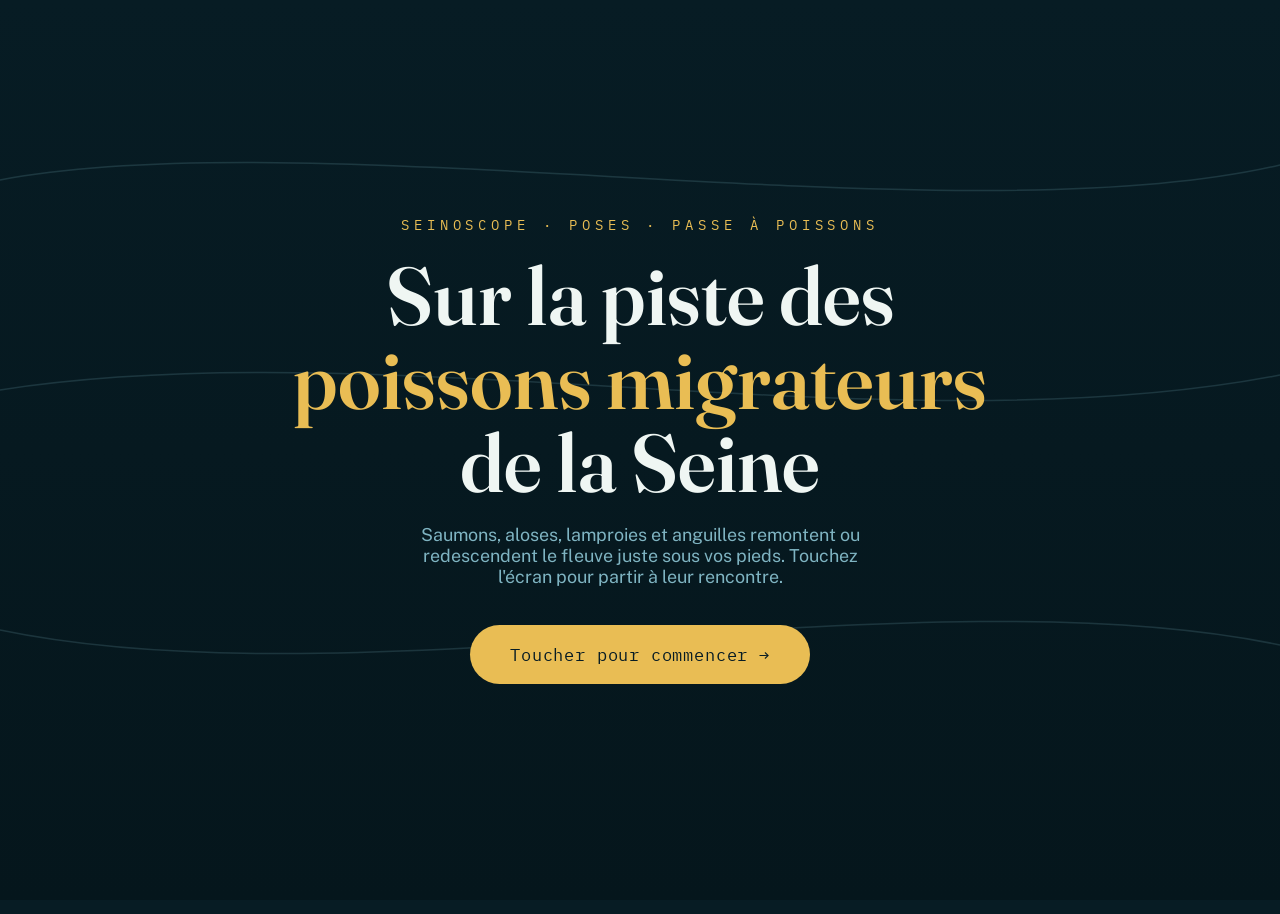
<file: index.html>
<!DOCTYPE html>
<html lang="fr">
<head>
  <meta charset="UTF-8">
  <meta name="viewport" content="width=device-width, initial-scale=1.0">
  <meta name="theme-color" content="#071C24">
  <title>SEINOSCOPE — Accueil</title>
  <link rel="stylesheet" href="css/style.css">
</head>
<body>
<div id="app">
<section class="screen active" id="veille">
<div class="eau-fx"><svg preserveaspectratio="none" viewbox="0 0 1000 600">
<path class="ligne-eau" d="M0,120 C250,80 750,160 1000,110"></path>
<path class="ligne-eau" d="M0,260 C300,220 700,300 1000,250"></path>
<path class="ligne-eau" d="M0,420 C280,470 720,380 1000,430"></path>
</svg></div>
<div class="veille-poissons" id="veille-poissons"></div>
<div class="veille-centre">
<span class="veille-eyebrow">Seinoscope · Poses · Passe à poissons</span>
<h1 class="veille-titre">Sur la piste des<br/><em>poissons migrateurs</em><br/>de la Seine</h1>
<p class="veille-sous">Saumons, aloses, lamproies et anguilles remontent ou redescendent le fleuve juste sous vos pieds. Touchez l'écran pour partir à leur rencontre.</p>
<button
  type="button"
  class="veille-cta tap"
  onclick="ouvrirAccueil()"
>
  Toucher pour commencer →
</button>
</div>
</section><section class="screen" id="accueil">
<div class="entete">
<div class="marque"><span class="nom">SEINOSCOPE</span><span class="lieu">Poses · Eure · Passe à poissons</span></div>
<nav aria-label="Navigation principale" class="nav-pages"><a aria-current="page" href="index.html">Accueil</a><a href="poissons.html">Poissons</a><a href="seine.html">La Seine</a><a href="suivi.html">Suivi</a><a href="restauration.html">Restauration</a><a href="carte.html">Carte</a><a href="jeunes.html">Espace jeunes</a></nav></div>
<div class="accueil-corps">
<div class="accueil-intro">
<h1>Que voulez-vous explorer ?</h1>
<p>Le SEINOSCOPE observe, sous le niveau de l'eau, les poissons qui franchissent le barrage de Poses. Choisissez un thème pour commencer.</p>
</div>
<div class="menu-grille">
<button class="carte-menu tap" onclick="allerA('poissons')">
<span class="num"></span>
<h3>Les poissons migrateurs</h3>
<span class="desc">Six espèces qui voyagent entre mer et rivière</span>
<span class="fleche">→</span>
</button>
<button class="carte-menu tap" onclick="allerA('seine')">
<span class="num"></span>
<h3>La Seine,d'hier à aujourd'hui</h3>
<span class="desc">Deux regards : historique et scientifique</span>
<span class="fleche">→</span>
</button>
<button class="carte-menu tap" onclick="allerA('suivi')">
<span class="num"></span>
<h3>Le suivi scientifique</h3>
<span class="desc">Vidéo-comptage et piégeage anguille en direct</span>
<span class="fleche">→</span>
</button>
<button class="carte-menu tap" onclick="allerA('restauration')">
<span class="num"></span>
<h3>Restaurer le fleuve</h3>
<span class="desc">Passes à poissons et continuité écologique</span>
<span class="fleche">→</span>
</button>
<button class="carte-menu tap" onclick="allerA('carte')">
<span class="num"></span>
<h3>La carte des stations</h3>
<span class="desc">Barrages et stations de comptage sur la Seine, l'Oise et la Marne</span>
<span class="fleche">→</span>
</button>
<button class="carte-menu tap" onclick="allerA('jeunes')">
<span class="num"></span>
<h3>Espace jeunes publics</h3>
<span class="desc">Memory des poissons et labyrinthe de l'anguille</span>
<span class="fleche">→</span>
</button>
</div>
</div>
</section>
<nav id="riviere-nav">
<span class="rn-label mer">← Mer</span>
<div class="rn-piste">
<svg preserveaspectratio="none" viewbox="0 0 1000 60"><path d="M0,30 C200,10 350,50 500,30 C650,10 800,50 1000,30" fill="none" stroke="rgba(127,180,194,.35)" stroke-dasharray="2 8" stroke-linecap="round" stroke-width="2"></path></svg>
<div id="rn-fishes" style="position:relative; z-index:2; display:flex; justify-content:space-between; width:100%;"></div>
</div>
<span class="rn-label amont">Amont / frayères →</span>
</nav>
</div>
<script src="js/data.js"></script>
<script src="js/app.js"></script>
</body>
</html>
</file>
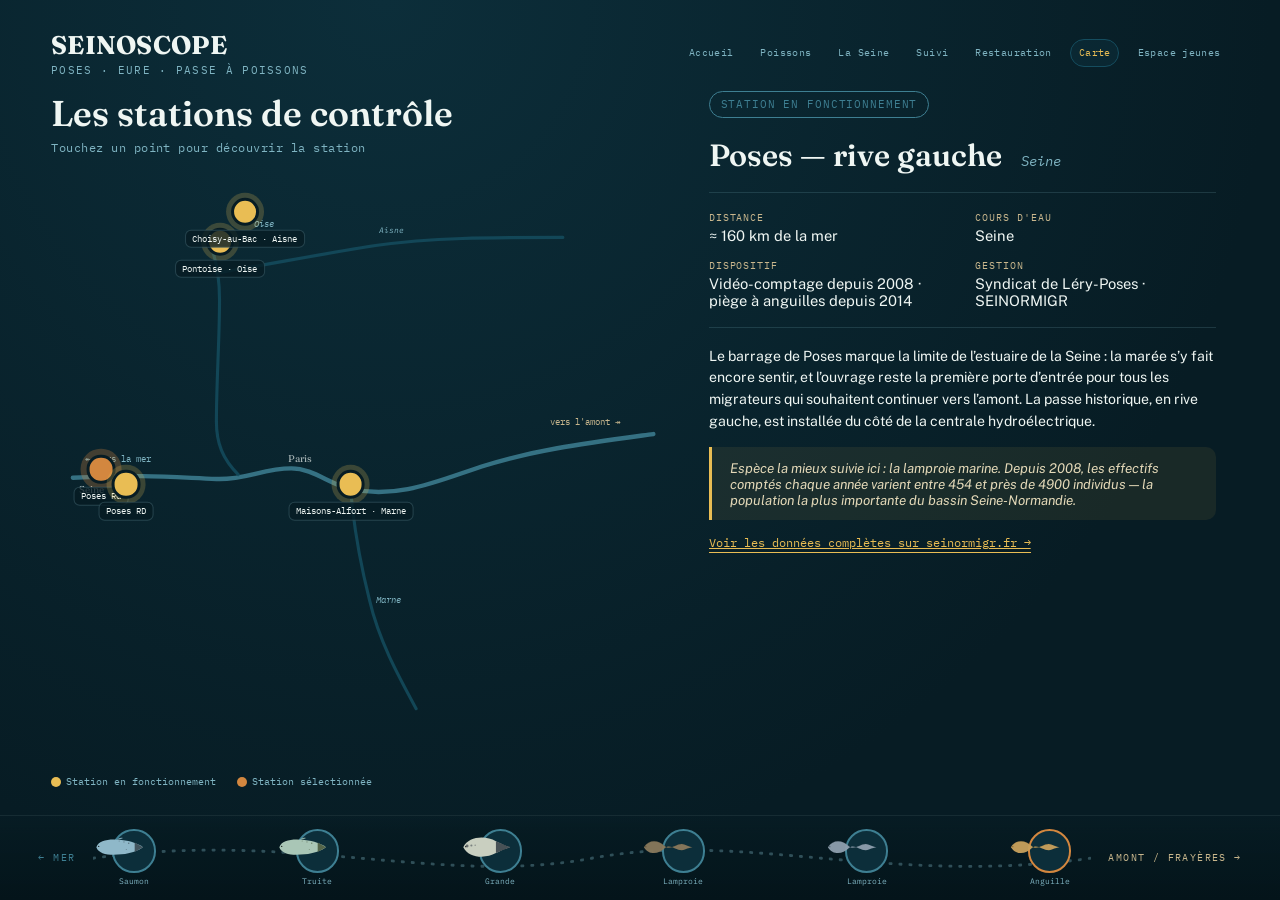
<file: carte.html>
<!DOCTYPE html>
<html lang="fr">
<head>
  <meta charset="UTF-8">
  <meta name="viewport" content="width=device-width, initial-scale=1.0">
  <meta name="theme-color" content="#071C24">
  <title>SEINOSCOPE — Les stations de contrôle</title>
  <link rel="stylesheet" href="css/style.css">
</head>
<body>
<div id="app">
<section class="screen active" id="carte">
<div class="entete">
<div class="marque"><span class="nom">SEINOSCOPE</span><span class="lieu">Poses · Eure · Passe à poissons</span></div>

<nav aria-label="Navigation principale" class="nav-pages"><a href="index.html">Accueil</a><a href="poissons.html">Poissons</a><a href="seine.html">La Seine</a><a href="suivi.html">Suivi</a><a href="restauration.html">Restauration</a><a aria-current="page" href="carte.html">Carte</a><a href="jeunes.html">Espace jeunes</a></nav></div>
<div class="carte-layout">
<div class="carte-map-wrap">
<div class="section-titre" style="margin-bottom:1.2vh;">
<h1>Les stations de contrôle</h1>
<p class="sub">Touchez un point pour découvrir la station</p>
</div>
<div class="carte-svg-holder">
<svg aria-label="Schéma des cours d'eau et stations de contrôle" preserveaspectratio="xMidYMid meet" viewbox="0 0 1000 800">
<!-- Seine : axe principal, de la mer vers l'amont -->
<path d="M35,420 C150,414 205,420 265,422 C310,424 340,405 385,405 C420,405 445,430 480,438 C555,455 620,425 690,402 C775,375 855,365 965,350" fill="none" opacity="0.85" stroke="var(--eau-claire)" stroke-linecap="round" stroke-width="7"></path>
<!-- Oise : descend vers la Seine depuis le nord -->
<path d="M250,35 C265,65 270,95 270,135 C270,200 265,265 265,330 C265,365 275,390 300,415" fill="none" opacity="0.85" stroke="var(--eau-mid)" stroke-linecap="round" stroke-width="5"></path>
<!-- Aisne : affluent de l'Oise, vers l'est -->
<path d="M265,92 C350,78 430,62 520,48 C610,35 700,35 820,35" fill="none" opacity="0.85" stroke="var(--eau-mid)" stroke-linecap="round" stroke-width="5"></path>
<!-- Marne : affluent de la Seine, vers le sud-est -->
<path d="M480,438 C485,500 495,555 510,615 C525,680 555,735 585,790" fill="none" opacity="0.85" stroke="var(--eau-mid)" stroke-linecap="round" stroke-width="5"></path>
<text fill="var(--embrun)" font-family="IBM Plex Mono, monospace" font-size="15" x="55" y="395">↞ vers la mer</text>
<text fill="var(--limon)" font-family="IBM Plex Mono, monospace" font-size="15" x="800" y="335">vers l'amont ↠</text>
<text fill="var(--embrun)" font-family="IBM Plex Mono, monospace" font-size="15" font-style="italic" x="325" y="18">Oise</text>
<text fill="var(--embrun)" font-family="IBM Plex Mono, monospace" font-size="13" font-style="italic" x="525" y="28">Aisne</text>
<text fill="var(--embrun)" font-family="IBM Plex Mono, monospace" font-size="15" font-style="italic" x="520" y="620">Marne</text>
<text fill="var(--ecume)" font-family="Fraunces, serif" font-size="16" opacity="0.7" x="380" y="395">Paris</text>
<text fill="var(--ecume)" font-family="Fraunces, serif" font-size="16" opacity="0.85" x="45" y="445">Seine</text>
</svg>
<div class="carte-pins">
<!-- Positions recalées sur le nouveau tracé -->
<button class="pin tap" data-id="poses-rg" onclick="afficherStation('poses-rg')" style="left:8%; top:52.5%;" type="button"><span class="pin-point"></span><span class="pin-label">Poses RG</span></button>
<button class="pin tap" data-id="poses-rd" onclick="afficherStation('poses-rd')" style="left:12%; top:55%;" type="button"><span class="pin-point"></span><span class="pin-label">Poses RD</span></button>
<button class="pin tap" data-id="pontoise" onclick="afficherStation('pontoise')" style="left:27%; top:14.5%;" type="button"><span class="pin-point"></span><span class="pin-label">Pontoise · Oise</span></button>
<button class="pin tap" data-id="choisy-au-bac" onclick="afficherStation('choisy-au-bac')" style="left:31%; top:9.5%;" type="button"><span class="pin-point"></span><span class="pin-label">Choisy-au-Bac · Aisne</span></button>
<button class="pin tap" data-id="maisons-alfort" onclick="afficherStation('maisons-alfort')" style="left:48%; top:55%;" type="button"><span class="pin-point"></span><span class="pin-label">Maisons-Alfort · Marne</span></button>
</div>
</div>
<div class="carte-legende">
<span><span class="puce-legende"></span> Station en fonctionnement</span>
<span><span class="puce-legende cuivre"></span> Station sélectionnée</span>
</div>
</div>
<div class="fiche-texte" id="station-detail"></div>
</div>
</section>
<nav id="riviere-nav">
<span class="rn-label mer">← Mer</span>
<div class="rn-piste">
<svg preserveaspectratio="none" viewbox="0 0 1000 60"><path d="M0,30 C200,10 350,50 500,30 C650,10 800,50 1000,30" fill="none" stroke="rgba(127,180,194,.35)" stroke-dasharray="2 8" stroke-linecap="round" stroke-width="2"></path></svg>
<div id="rn-fishes" style="position:relative; z-index:2; display:flex; justify-content:space-between; width:100%;"></div>
</div>
<span class="rn-label amont">Amont / frayères →</span>
</nav>
</div>
<script src="js/data.js"></script>
<script src="js/app.js"></script>
</body>
</html>
</file>
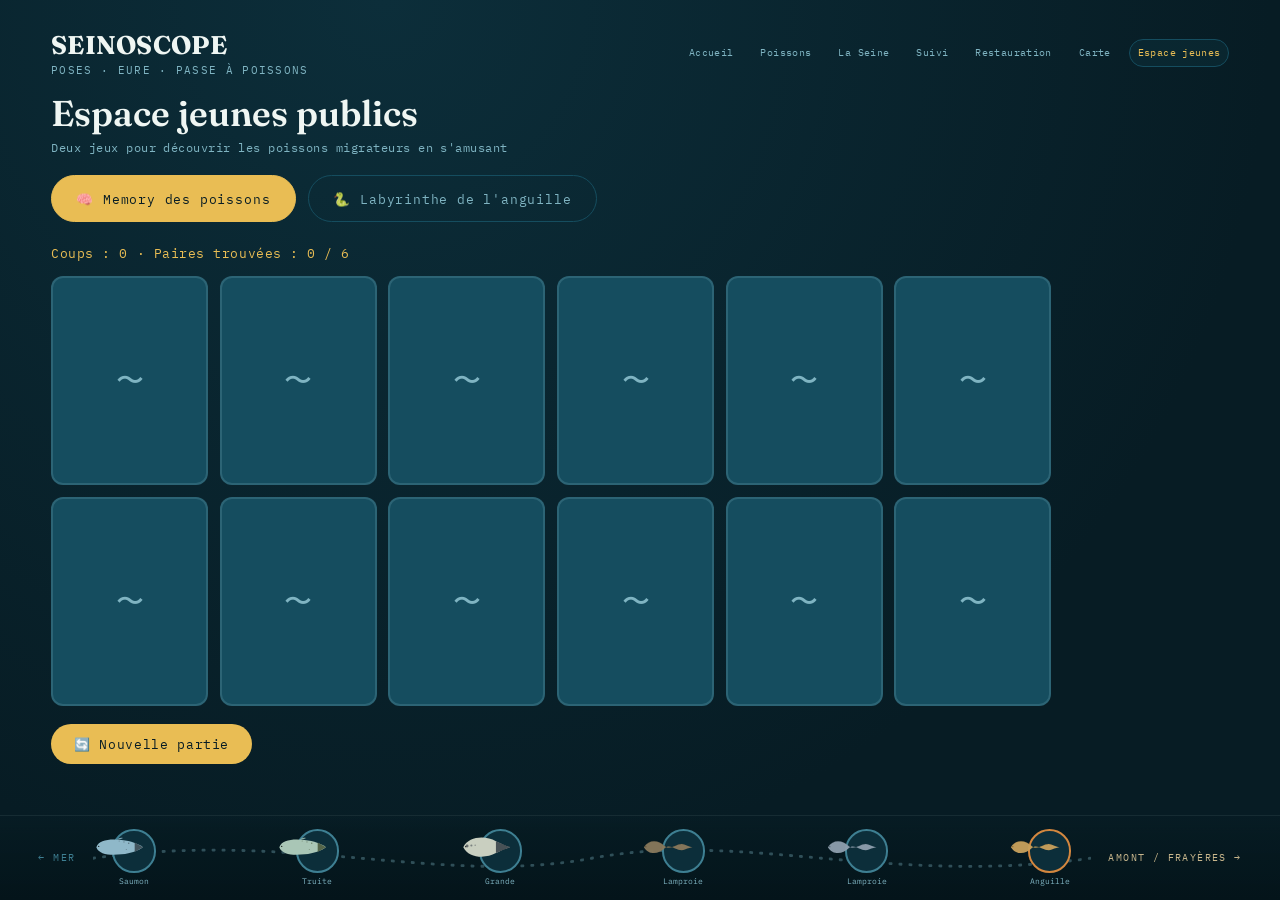
<file: jeunes.html>
<!DOCTYPE html>
<html lang="fr">
<head>
  <meta charset="UTF-8">
  <meta name="viewport" content="width=device-width, initial-scale=1.0">
  <meta name="theme-color" content="#071C24">
  <title>SEINOSCOPE — Espace jeunes</title>
  <link rel="stylesheet" href="css/style.css">
</head>
<body>
<div id="app">
<section class="screen active" id="jeunes">
<div class="entete">
<div class="marque"><span class="nom">SEINOSCOPE</span><span class="lieu">Poses · Eure · Passe à poissons</span></div>

<nav aria-label="Navigation principale" class="nav-pages"><a href="index.html">Accueil</a><a href="poissons.html">Poissons</a><a href="seine.html">La Seine</a><a href="suivi.html">Suivi</a><a href="restauration.html">Restauration</a><a href="carte.html">Carte</a><a aria-current="page" href="jeunes.html">Espace jeunes</a></nav></div>
<div style="padding:0 4vw; height:calc(100% - 13vh);">
<div class="section-titre">
<h1>Espace jeunes publics</h1>
<p class="sub">Deux jeux pour découvrir les poissons migrateurs en s'amusant</p>
</div>
<div class="onglets">
<button class="onglet actif tap" data-jeu="memory" onclick="choisirJeu('memory')">🧠 Memory des poissons</button>
<button class="onglet tap" data-jeu="labyrinthe" onclick="choisirJeu('labyrinthe')">🐍 Labyrinthe de l'anguille</button>
</div>
<div class="panneau-onglet actif" id="jeu-memory">
<p class="memory-info" id="memory-info">Coups : 0 · Paires trouvées : 0 / 6</p>
<div class="memory-grille" id="memory-grille"></div>
<button class="btn-jeu tap" onclick="initMemory()">🔄 Nouvelle partie</button>
</div>
<div class="panneau-onglet" id="jeu-labyrinthe">
<p class="lab-intro">Comme à la station de Pontoise, la passe à poissons est faite de bassins successifs reliés par une étroite fente, tantôt à gauche, tantôt à droite. Guidez l'anguille depuis la mer, en bas, jusqu'aux frayères de l'amont, en haut.</p>
<div class="lab-layout">
<div class="lab-grille" id="lab-grille"></div>
<div class="lab-controles">
<button class="lab-btn tap" onclick="deplacerAnguille(0,1)">▲</button>
<div class="lab-ligne">
<button class="lab-btn tap" onclick="deplacerAnguille(-1,0)">◀</button>
<button class="lab-btn tap" onclick="deplacerAnguille(1,0)">▶</button>
</div>
<button class="lab-btn tap" onclick="deplacerAnguille(0,-1)">▼</button>
<button class="lab-reset tap" onclick="initLabyrinthe()">🔄 Recommencer</button>
</div>
</div>
</div>
</div>
</section>
<nav id="riviere-nav">
<span class="rn-label mer">← Mer</span>
<div class="rn-piste">
<svg preserveaspectratio="none" viewbox="0 0 1000 60"><path d="M0,30 C200,10 350,50 500,30 C650,10 800,50 1000,30" fill="none" stroke="rgba(127,180,194,.35)" stroke-dasharray="2 8" stroke-linecap="round" stroke-width="2"></path></svg>
<div id="rn-fishes" style="position:relative; z-index:2; display:flex; justify-content:space-between; width:100%;"></div>
</div>
<span class="rn-label amont">Amont / frayères →</span>
</nav>
</div>
<script src="js/data.js"></script>
<script src="js/app.js"></script>
</body>
</html>
</file>
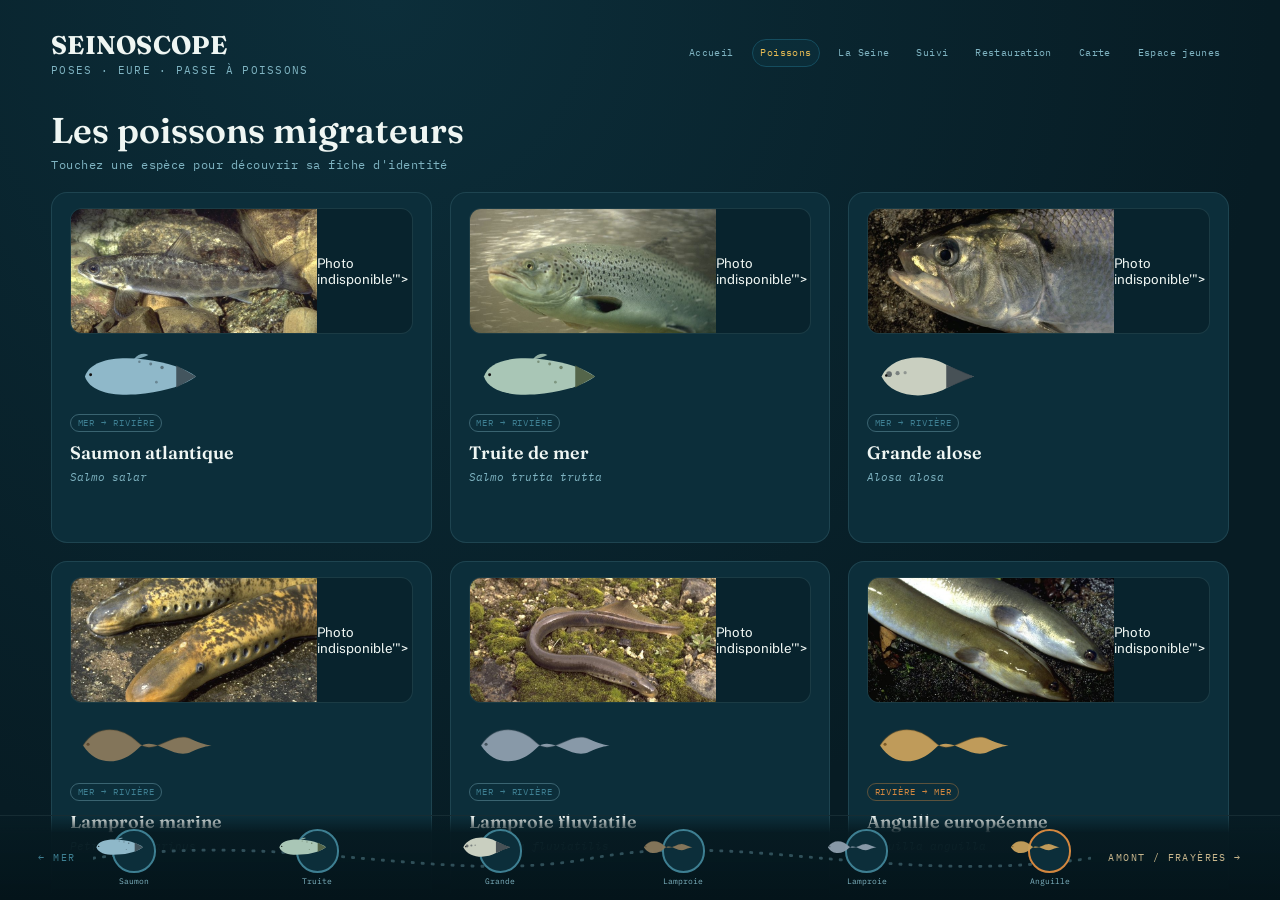
<file: poissons.html>
<!DOCTYPE html>
<html lang="fr">
<head>
  <meta charset="UTF-8">
  <meta name="viewport" content="width=device-width, initial-scale=1.0">
  <meta name="theme-color" content="#071C24">
  <title>SEINOSCOPE — Les poissons migrateurs</title>
  <link rel="stylesheet" href="css/style.css">
</head>
<body>
<div id="app">
<section class="screen active" id="poissons">
<div class="entete">
<div class="marque"><span class="nom">SEINOSCOPE</span><span class="lieu">Poses · Eure · Passe à poissons</span></div>

<nav aria-label="Navigation principale" class="nav-pages"><a href="index.html">Accueil</a><a aria-current="page" href="poissons.html">Poissons</a><a href="seine.html">La Seine</a><a href="suivi.html">Suivi</a><a href="restauration.html">Restauration</a><a href="carte.html">Carte</a><a href="jeunes.html">Espace jeunes</a></nav></div>
<div class="vue-liste">
<div class="section-titre">
<h1>Les poissons migrateurs</h1>
<p class="sub">Touchez une espèce pour découvrir sa fiche d'identité</p>
</div>
<div class="grille-poissons" id="grille-poissons"></div>
</div>
<div class="vue-fiche">
<button class="retour-liste tap" onclick="fermerFiche()">← Toutes les espèces</button>
<div class="fiche-corps" id="fiche-corps"></div>
</div>
</section>
<nav id="riviere-nav">
<span class="rn-label mer">← Mer</span>
<div class="rn-piste">
<svg preserveaspectratio="none" viewbox="0 0 1000 60"><path d="M0,30 C200,10 350,50 500,30 C650,10 800,50 1000,30" fill="none" stroke="rgba(127,180,194,.35)" stroke-dasharray="2 8" stroke-linecap="round" stroke-width="2"></path></svg>
<div id="rn-fishes" style="position:relative; z-index:2; display:flex; justify-content:space-between; width:100%;"></div>
</div>
<span class="rn-label amont">Amont / frayères →</span>
</nav>
</div>
<script src="js/data.js"></script>
<script src="js/app.js"></script>
</body>
</html>
</file>
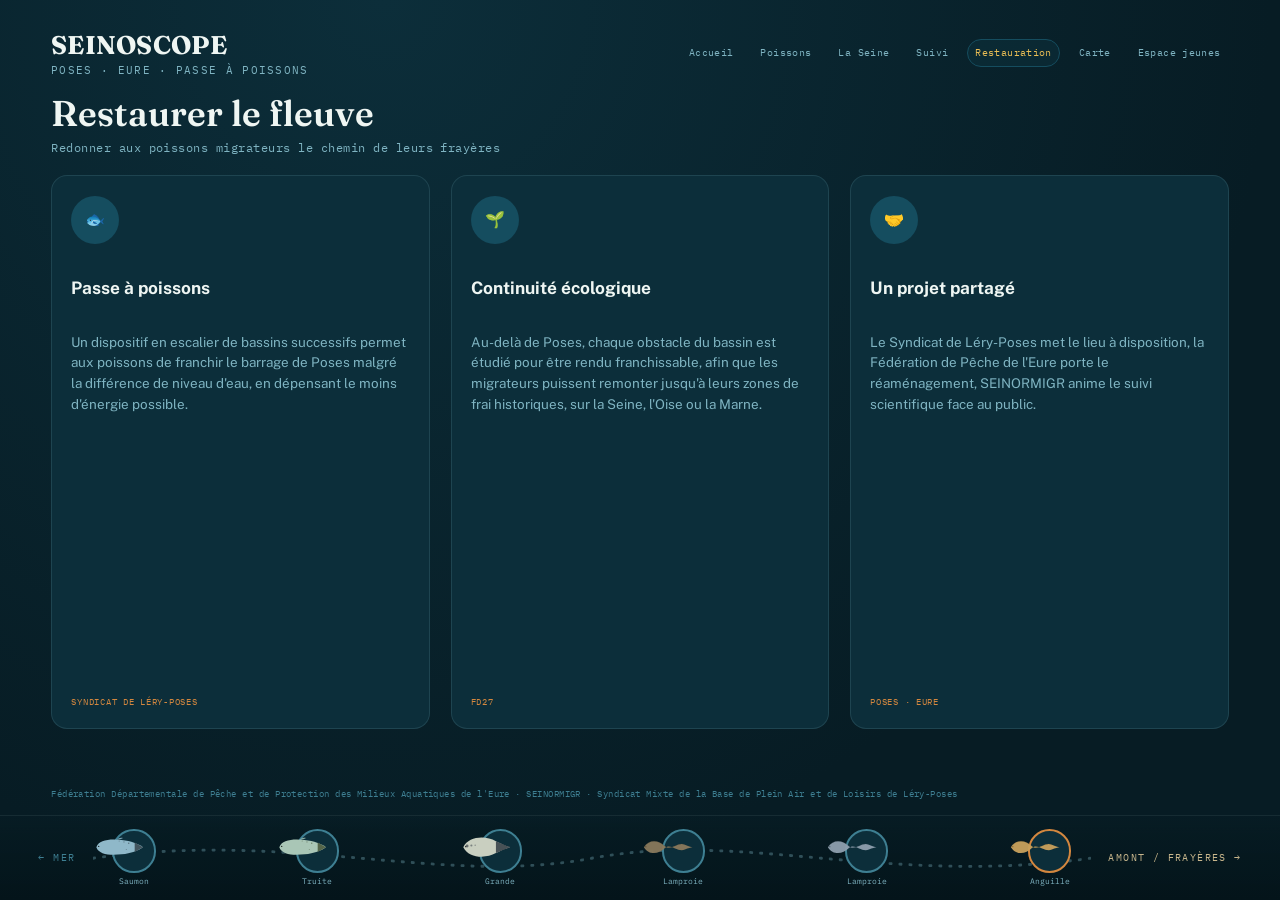
<file: restauration.html>
<!DOCTYPE html>
<html lang="fr">
<head>
  <meta charset="UTF-8">
  <meta name="viewport" content="width=device-width, initial-scale=1.0">
  <meta name="theme-color" content="#071C24">
  <title>SEINOSCOPE — Restaurer le fleuve</title>
  <link rel="stylesheet" href="css/style.css">
</head>
<body>
<div id="app">
<section class="screen active" id="restauration">
<div class="entete">
<div class="marque"><span class="nom">SEINOSCOPE</span><span class="lieu">Poses · Eure · Passe à poissons</span></div>

<nav aria-label="Navigation principale" class="nav-pages"><a href="index.html">Accueil</a><a href="poissons.html">Poissons</a><a href="seine.html">La Seine</a><a href="suivi.html">Suivi</a><a aria-current="page" href="restauration.html">Restauration</a><a href="carte.html">Carte</a><a href="jeunes.html">Espace jeunes</a></nav></div>
<div style="padding:0 4vw; height:calc(100% - 13vh);">
<div class="section-titre">
<h1>Restaurer le fleuve</h1>
<p class="sub">Redonner aux poissons migrateurs le chemin de leurs frayères</p>
</div>
<div class="etapes">
<div class="etape">
<div class="picto">🐟</div>
<h4>Passe à poissons</h4>
<p>Un dispositif en escalier de bassins successifs permet aux poissons de franchir le barrage de Poses malgré la différence de niveau d'eau, en dépensant le moins d'énergie possible.</p>
<span class="partenaire">Syndicat de Léry-Poses</span>
</div>
<div class="etape">
<div class="picto">🌱</div>
<h4>Continuité écologique</h4>
<p>Au-delà de Poses, chaque obstacle du bassin est étudié pour être rendu franchissable, afin que les migrateurs puissent remonter jusqu'à leurs zones de frai historiques, sur la Seine, l'Oise ou la Marne.</p>
<span class="partenaire">FD27</span>
</div>
<div class="etape">
<div class="picto">🤝</div>
<h4>Un projet partagé</h4>
<p>Le Syndicat de Léry-Poses met le lieu à disposition, la Fédération de Pêche de l'Eure porte le réaménagement, SEINORMIGR anime le suivi scientifique face au public.</p>
<span class="partenaire">Poses · Eure</span>
</div>
</div>
<p class="pied-partenaires">Fédération Départementale de Pêche et de Protection des Milieux Aquatiques de l'Eure · SEINORMIGR · Syndicat Mixte de la Base de Plein Air et de Loisirs de Léry-Poses</p>
</div>
</section>
<nav id="riviere-nav">
<span class="rn-label mer">← Mer</span>
<div class="rn-piste">
<svg preserveaspectratio="none" viewbox="0 0 1000 60"><path d="M0,30 C200,10 350,50 500,30 C650,10 800,50 1000,30" fill="none" stroke="rgba(127,180,194,.35)" stroke-dasharray="2 8" stroke-linecap="round" stroke-width="2"></path></svg>
<div id="rn-fishes" style="position:relative; z-index:2; display:flex; justify-content:space-between; width:100%;"></div>
</div>
<span class="rn-label amont">Amont / frayères →</span>
</nav>
</div>
<script src="js/data.js"></script>
<script src="js/app.js"></script>
</body>
</html>
</file>
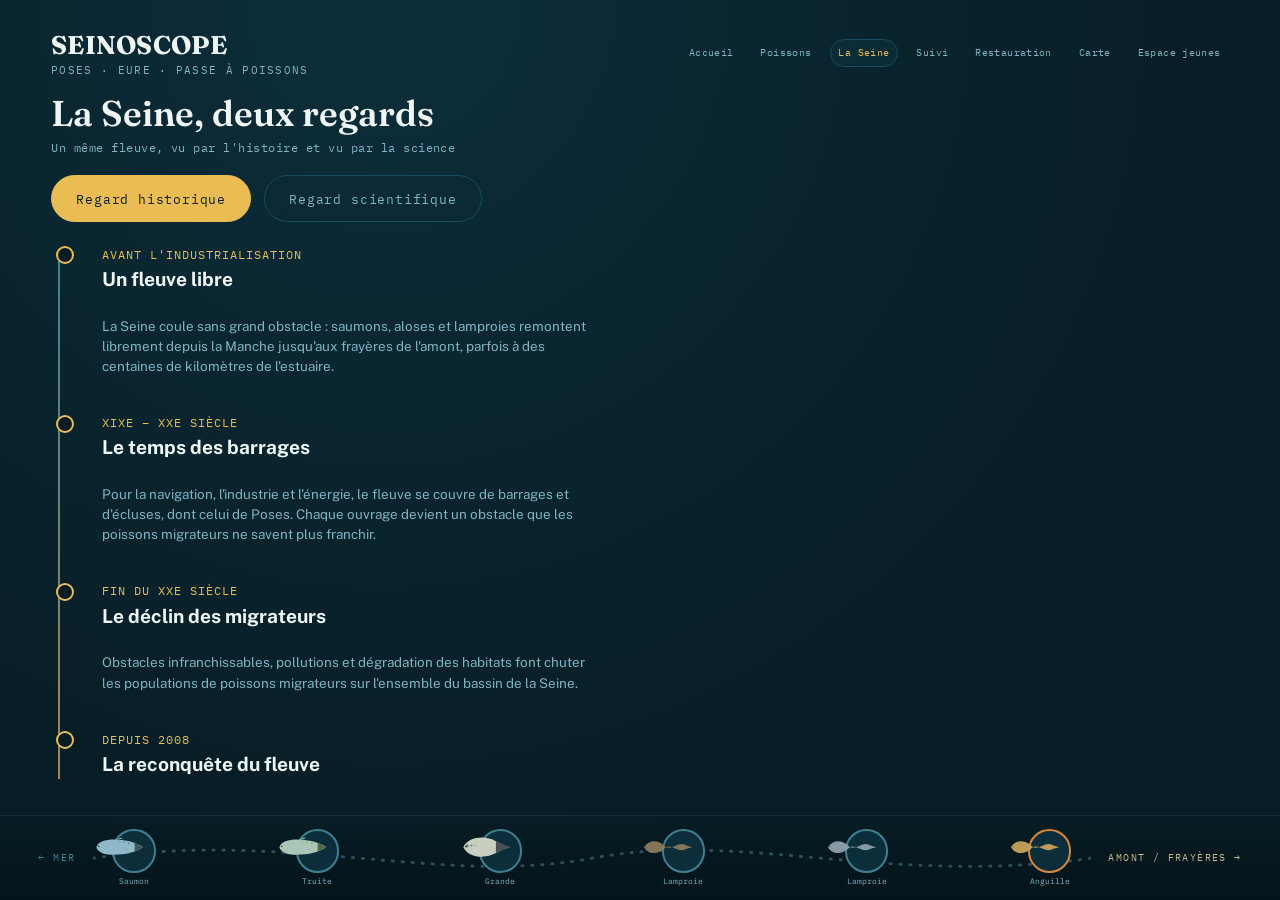
<file: seine.html>
<!DOCTYPE html>
<html lang="fr">
<head>
  <meta charset="UTF-8">
  <meta name="viewport" content="width=device-width, initial-scale=1.0">
  <meta name="theme-color" content="#071C24">
  <title>SEINOSCOPE — La Seine</title>
  <link rel="stylesheet" href="css/style.css">
</head>
<body>
<div id="app">
<section class="screen active" id="seine">
<div class="entete">
<div class="marque"><span class="nom">SEINOSCOPE</span><span class="lieu">Poses · Eure · Passe à poissons</span></div>

<nav aria-label="Navigation principale" class="nav-pages"><a href="index.html">Accueil</a><a href="poissons.html">Poissons</a><a aria-current="page" href="seine.html">La Seine</a><a href="suivi.html">Suivi</a><a href="restauration.html">Restauration</a><a href="carte.html">Carte</a><a href="jeunes.html">Espace jeunes</a></nav></div>
<div style="padding:0 4vw; height:calc(100% - 13vh);">
<div class="section-titre">
<h1>La Seine, deux regards</h1>
<p class="sub">Un même fleuve, vu par l'histoire et vu par la science</p>
</div>
<div class="onglets">
<button class="onglet actif tap" data-onglet="historique" onclick="choisirOnglet('historique')">Regard historique</button>
<button class="onglet tap" data-onglet="scientifique" onclick="choisirOnglet('scientifique')">Regard scientifique</button>
</div>
<div class="panneau-onglet actif" id="onglet-historique">
<div class="frise">
<div class="frise-item">
<span class="periode">Avant l'industrialisation</span>
<h4>Un fleuve libre</h4>
<p>La Seine coule sans grand obstacle : saumons, aloses et lamproies remontent librement depuis la Manche jusqu'aux frayères de l'amont, parfois à des centaines de kilomètres de l'estuaire.</p>
</div>
<div class="frise-item">
<span class="periode">XIXe – XXe siècle</span>
<h4>Le temps des barrages</h4>
<p>Pour la navigation, l'industrie et l'énergie, le fleuve se couvre de barrages et d'écluses, dont celui de Poses. Chaque ouvrage devient un obstacle que les poissons migrateurs ne savent plus franchir.</p>
</div>
<div class="frise-item">
<span class="periode">Fin du XXe siècle</span>
<h4>Le déclin des migrateurs</h4>
<p>Obstacles infranchissables, pollutions et dégradation des habitats font chuter les populations de poissons migrateurs sur l'ensemble du bassin de la Seine.</p>
</div>
<div class="frise-item">
<span class="periode">Depuis 2008</span>
<h4>La reconquête du fleuve</h4>
<p>Une première passe à poissons et un vidéo-comptage sont mis en service à Poses en 2008, complétés par une rampe à anguilles en 2014 puis par une seconde passe, en rive droite, achevée en 2017.</p>
</div>
<div class="frise-item">
<span class="periode">Aujourd'hui</span>
<h4>Observer pour mieux protéger</h4>
<p>Le SEINOSCOPE donne à voir, en direct et sous l'eau, ce travail de restauration mené par la Fédération de Pêche de l'Eure, SEINORMIGR et le Syndicat de Léry-Poses, en lien avec le réseau de stations STACOMI du bassin.</p>
</div>
</div>
</div>
<div class="panneau-onglet" id="onglet-scientifique">
<div class="grille-2">
<div class="bloc-carte">
<h4>Espèces suivies à Poses</h4>
<div id="liste-especes-sci"></div>
</div>
<div class="bloc-carte">
<h4>Actions de restauration en cours</h4>
<ul>
<li>Deux passes à poissons sur le barrage de Poses (rive gauche depuis 2008, rive droite depuis 2017)</li>
<li>Rampe à anguilles dédiée à la montaison des civelles et anguillettes</li>
<li>Vidéo-comptage en continu de chaque poisson franchissant l'ouvrage</li>
<li>Piégeage et biométrie des anguilles pour suivre la population</li>
<li>Extension du réseau de stations de comptage vers Pontoise (Oise) et Maisons-Alfort (Marne)</li>
</ul>
<p style="margin-top:1.4vh;">Voir le détail de chaque station dans la rubrique <strong>« La carte des stations »</strong>.</p>
</div>
</div>
</div>
</div>
</section>
<nav id="riviere-nav">
<span class="rn-label mer">← Mer</span>
<div class="rn-piste">
<svg preserveaspectratio="none" viewbox="0 0 1000 60"><path d="M0,30 C200,10 350,50 500,30 C650,10 800,50 1000,30" fill="none" stroke="rgba(127,180,194,.35)" stroke-dasharray="2 8" stroke-linecap="round" stroke-width="2"></path></svg>
<div id="rn-fishes" style="position:relative; z-index:2; display:flex; justify-content:space-between; width:100%;"></div>
</div>
<span class="rn-label amont">Amont / frayères →</span>
</nav>
</div>
<script src="js/data.js"></script>
<script src="js/app.js"></script>
</body>
</html>
</file>
<file: css/style.css>
@import url('https://fonts.googleapis.com/css2?family=Fraunces:opsz,wght@9..144,400;9..144,600;9..144,700&family=Public+Sans:wght@400;500;600;700&family=IBM+Plex+Mono:wght@400;500&display=swap');

:root{
  --eau-nuit:#071C24;
  --eau-profonde:#0C2E3A;
  --eau-mid:#154D5F;
  --eau-claire:#3E7F92;
  --embrun:#7FB4C2;
  --ecume:#EFF6F3;
  --limon:#C9B78D;
  --limon-clair:#E4D9B8;
  --cuivre:#D3873F;
  --or-frai:#E9BD54;
  --alerte:#C1503F;
  --font-display:'Fraunces', serif;
  --font-body:'Public Sans', sans-serif;
  --font-mono:'IBM Plex Mono', monospace;
  --nav-h: 9.5vh;
}

*{box-sizing:border-box; -webkit-tap-highlight-color: transparent; user-select:none;}
html,body{height:100%; margin:0; overflow:hidden;}
body{
  font-family: var(--font-body);
  background: var(--eau-nuit);
  color: var(--ecume);
  width:100vw; height:100vh;
}
button{font-family:inherit; cursor:pointer; border:none; background:none; color:inherit;}
button:focus-visible, .tap:focus-visible{outline: 3px solid var(--or-frai); outline-offset:3px;}
h1,h2,h3{font-family:var(--font-display); margin:0; font-weight:600;}
p{margin:0;}
::selection{background: var(--or-frai); color:var(--eau-nuit);}
a{color:inherit;}

@media (prefers-reduced-motion: reduce){
  *{animation-duration:0.01ms !important; transition-duration:0.01ms !important;}
}

#app{position:relative; width:100vw; height:100vh; background: radial-gradient(ellipse at 30% 0%, var(--eau-profonde), var(--eau-nuit) 70%);}

.screen{
  position:absolute; inset:0;
  padding-bottom: var(--nav-h);
  opacity:0; pointer-events:none;
  transform: translateY(14px);
  transition: opacity .5s ease, transform .5s ease;
  overflow:hidden;
}
.screen.active{opacity:1; pointer-events:auto; transform:translateY(0);}

/* ---------- texture d'eau ambiante ---------- */
.eau-fx{position:absolute; inset:0; pointer-events:none; opacity:.35; mix-blend-mode:screen;}
.eau-fx svg{width:100%; height:100%;}
.ligne-eau{stroke:var(--embrun); stroke-width:1; fill:none; opacity:.5;}

/* ============ VEILLE ============ */
#veille{background: linear-gradient(180deg, var(--eau-nuit) 0%, #05161C 100%); padding-bottom:0;}
.veille-centre{
  position:absolute; inset:0; display:flex; flex-direction:column; align-items:center; justify-content:center; gap:2.2vh; text-align:center; padding: 0 6vw;
}
.veille-eyebrow{font-family:var(--font-mono); letter-spacing:.35em; text-transform:uppercase; font-size:clamp(11px,1.1vw,15px); color:var(--or-frai);}
.veille-titre{font-size:clamp(38px,6.4vw,96px); line-height:1.02; color:var(--ecume);}
.veille-titre em{font-style:normal; color:var(--or-frai);}
.veille-sous{font-size:clamp(14px,1.4vw,20px); color:var(--embrun); max-width:44ch;}
.veille-cta{
  margin-top:2vh; font-family:var(--font-mono); font-size:clamp(13px,1.3vw,17px);
  color:var(--eau-nuit); background:var(--or-frai); padding:1.1em 2.4em; border-radius:100px;
  letter-spacing:.05em; animation: pulse 2.2s ease-in-out infinite;
}
@keyframes pulse{0%,100%{transform:scale(1); box-shadow:0 0 0 0 rgba(233,189,84,.4);} 50%{transform:scale(1.035); box-shadow:0 0 0 14px rgba(233,189,84,0);}}
.veille-poissons{position:absolute; inset:0; pointer-events:none;}
.veille-poisson{position:absolute; opacity:.55; filter:drop-shadow(0 0 12px rgba(233,189,84,.15));}

/* ============ HEADER commun ============ */
.entete{
  position:relative; z-index:50;
  display:flex; align-items:center; justify-content:space-between;
  padding: 3.2vh 4vw 1.6vh;
}
.marque{display:flex; flex-direction:column; gap:.2vh;}
.marque .nom{font-family:var(--font-display); font-size:clamp(20px,2vw,30px); font-weight:700; letter-spacing:.01em;}
.marque .lieu{font-family:var(--font-mono); font-size:clamp(10px,.85vw,13px); color:var(--embrun); letter-spacing:.12em; text-transform:uppercase;}
.btn-accueil{
  display:flex; align-items:center; gap:.6em; font-family:var(--font-mono); font-size:clamp(11px,1vw,14px);
  color:var(--embrun); border:1px solid var(--eau-mid); padding:.8em 1.4em; border-radius:100px; letter-spacing:.06em;
  transition: border-color .25s, color .25s;
}
.btn-accueil:hover, .btn-accueil:active{color:var(--or-frai); border-color:var(--or-frai);}

/* ============ ACCUEIL ============ */
.accueil-corps{padding: 0 4vw; height: calc(100% - 13vh); display:flex; flex-direction:column; justify-content:center; gap:2.6vh;}
.accueil-intro{max-width:60ch;}
.accueil-intro h1{font-size:clamp(28px,3.2vw,46px); line-height:1.05;}
.accueil-intro p{margin-top:1.2vh; font-size:clamp(12px,1.05vw,16px); color:var(--embrun); max-width:56ch;}
.menu-grille{display:grid; grid-template-columns:repeat(3,1fr); gap:1.4vw 1.4vw;}
.carte-menu{
  position:relative; text-align:left; padding:2vh 1.5vw; border-radius:18px; min-height:17vh;
  background: linear-gradient(160deg, var(--eau-mid), var(--eau-profonde));
  border:1px solid rgba(127,180,194,.18);
  display:flex; flex-direction:column; justify-content:space-between; gap:1.2vh;
  transition: transform .25s ease, border-color .25s ease, background .25s ease;
}
.carte-menu:active{transform:scale(.97);}
.carte-menu:hover{border-color:var(--or-frai); background:linear-gradient(160deg, var(--eau-mid), #123544);}
.carte-menu .num{font-family:var(--font-mono); font-size:clamp(10px,.9vw,13px); color:var(--cuivre); letter-spacing:.1em;}
.carte-menu h3{font-size:clamp(15px,1.5vw,21px); line-height:1.15;}
.carte-menu .desc{font-size:clamp(10.5px,.88vw,13px); color:var(--embrun);}
.carte-menu .fleche{align-self:flex-end; font-size:clamp(18px,1.6vw,24px); color:var(--or-frai);}

/* ============ NAV RIVIERE (barre basse, signature) ============ */
#riviere-nav{
  position:absolute; left:0; right:0; bottom:0; height:var(--nav-h);
  background: linear-gradient(0deg, #04141A 0%, rgba(6,26,33,.94) 80%, rgba(6,26,33,0) 100%);
  display:flex; align-items:center; padding: 0 3vw; gap:1.4vw; z-index:20;
  border-top:1px solid rgba(127,180,194,.15);
}
#riviere-nav.masquee{display:none;}
.rn-label{font-family:var(--font-mono); font-size:clamp(9px,.78vw,12px); letter-spacing:.14em; text-transform:uppercase; color:var(--embrun); white-space:nowrap;}
.rn-label.mer{color:var(--eau-claire);}
.rn-label.amont{color:var(--limon);}
.rn-piste{flex:1; position:relative; height:100%; display:flex; align-items:center;}
.rn-piste svg{position:absolute; inset:0; width:100%; height:100%;}
.rn-fish{
  position:relative; z-index:2; display:flex; flex-direction:column; align-items:center; gap:.4vh;
  background:none; padding:0; width:6.4vw; min-width:64px;
}
.rn-fish .pastille{
  width:clamp(34px,3.4vw,50px); height:clamp(34px,3.4vw,50px); border-radius:50%;
  background: var(--eau-profonde); border:2px solid var(--eau-claire);
  display:flex; align-items:center; justify-content:center; transition: all .2s ease;
}
.rn-fish svg{width:64%; height:64%;}
.rn-fish.catadrome .pastille{border-color:var(--cuivre);}
.rn-fish:hover .pastille, .rn-fish:active .pastille{border-color:var(--or-frai); transform:translateY(-4px); background:var(--eau-mid);}
.rn-fish .nom-mini{font-family:var(--font-mono); font-size:clamp(8px,.62vw,10px); color:var(--embrun); text-align:center; line-height:1.2;}
.rn-fish.actif .pastille{border-color:var(--or-frai); background:var(--eau-mid); box-shadow:0 0 0 4px rgba(233,189,84,.15);}

/* ============ POISSONS (liste + fiche) ============ */
.vue-liste, .vue-fiche{position:absolute; top:11vh; right:0; bottom:0; left:0; padding:1vh 4vw 0; transition:opacity .35s ease, transform .35s ease; z-index:1;}
.vue-fiche{opacity:0; pointer-events:none; transform:translateX(3vw);}
#poissons.mode-fiche .vue-liste{opacity:0; pointer-events:none; transform:translateX(-3vw);}
#poissons.mode-fiche .vue-fiche{opacity:1; pointer-events:auto; transform:translateX(0);}

.section-titre{margin-bottom:2.2vh;}
.section-titre h1{font-size:clamp(24px,2.8vw,42px);}
.section-titre .sub{font-family:var(--font-mono); color:var(--embrun); font-size:clamp(11px,.95vw,14px); margin-top:.6vh; letter-spacing:.04em;}

.grille-poissons{display:grid; grid-template-columns:repeat(3,1fr); gap:1.4vw; height:calc(100% - 8vh); overflow:hidden;}
.carte-poisson{
  border-radius:16px; background:var(--eau-profonde); border:1px solid rgba(127,180,194,.16);
  display:flex; flex-direction:column; padding:1.6vh 1.4vw; gap:.6vh; text-align:left;
  transition: transform .2s ease, border-color .2s ease;
}
.carte-poisson:hover, .carte-poisson:active{transform:translateY(-4px); border-color:var(--or-frai);}
.carte-poisson .visuel{height:7vh; display:flex; align-items:center; justify-content:center;}
.carte-poisson .photo-espece{height:14vh; width:100%; margin:0 0 .7vh; border-radius:12px; overflow:hidden; background:rgba(7,28,36,.55); border:1px solid rgba(127,180,194,.16); display:flex; align-items:center; justify-content:center;}
.carte-poisson .photo-espece img{width:100%; height:100%; object-fit:cover; display:block;}
.carte-poisson .photo-espece .photo-fallback{font-family:var(--font-mono); font-size:10px; color:var(--embrun); text-align:center; padding:1em;}
.carte-poisson .visuel svg{height:100%; max-width:90%;}
.carte-poisson .type-tag{font-family:var(--font-mono); font-size:clamp(9px,.72vw,11px); letter-spacing:.1em; text-transform:uppercase; color:var(--cuivre); align-self:flex-start; border:1px solid rgba(211,135,63,.4); padding:.25em .7em; border-radius:100px;}
.carte-poisson.anad .type-tag{color:var(--eau-claire); border-color:rgba(127,180,194,.4);}
.carte-poisson h3{font-size:clamp(15px,1.4vw,20px); margin-top:.4vh;}
.carte-poisson .latin{font-family:var(--font-mono); font-style:italic; font-size:clamp(10px,.85vw,13px); color:var(--embrun);}

.fiche-corps{display:grid; grid-template-columns:1fr 1.15fr; gap:3vw; height:calc(100% - 8vh); align-items:center;}
.fiche-visuel{display:flex; flex-direction:column; align-items:center; gap:2vh;}
.fiche-visuel .cadre{width:100%; aspect-ratio:16/10; background:linear-gradient(160deg, var(--eau-mid), var(--eau-profonde)); border-radius:20px; display:flex; align-items:center; justify-content:center; border:1px solid rgba(127,180,194,.2);}
.fiche-visuel .cadre svg{width:72%; height:72%;}
.fiche-carousel{width:100%;}
.carousel-main{position:relative; width:100%; aspect-ratio:16/9; border-radius:18px; overflow:hidden; background:var(--eau-profonde); border:1px solid rgba(127,180,194,.2); touch-action:pan-y;}
.carousel-main img{width:100%; height:100%; object-fit:cover; display:block;}
.carousel-placeholder{height:100%; display:flex; align-items:center; justify-content:center; color:var(--embrun); font-family:var(--font-mono); font-size:clamp(10px,.8vw,12px); text-align:center; padding:2em;}
.carousel-btn{position:absolute; top:50%; transform:translateY(-50%); width:clamp(34px,3vw,48px); height:clamp(34px,3vw,48px); border-radius:50%; background:rgba(7,28,36,.78); border:1px solid rgba(127,180,194,.35); color:var(--ecume); font-size:clamp(20px,1.8vw,28px); display:flex; align-items:center; justify-content:center; z-index:2; transition:all .2s ease;}
.carousel-btn:hover,.carousel-btn:active{background:var(--eau-mid); border-color:var(--or-frai); color:var(--or-frai);}
.carousel-prev{left:1vw;}
.carousel-next{right:1vw;}
.carousel-counter{position:absolute; right:1vw; bottom:1vh; background:rgba(7,28,36,.78); color:var(--ecume); font-family:var(--font-mono); font-size:10px; padding:.35em .65em; border-radius:100px; z-index:2;}
.carousel-dots{display:flex; justify-content:center; align-items:center; gap:.45em; margin-top:.8vh; min-height:14px;}
.carousel-dot{width:8px; height:8px; border-radius:50%; background:var(--eau-mid); border:1px solid var(--eau-claire); padding:0;}
.carousel-dot.actif{background:var(--or-frai); border-color:var(--or-frai); transform:scale(1.2);}
.carousel-thumbs{display:flex; gap:.55vw; overflow-x:auto; padding:.7vh .1vw .2vh; scrollbar-width:thin;}
.carousel-thumb{flex:0 0 clamp(54px,5vw,78px); height:clamp(38px,4vw,58px); border-radius:8px; overflow:hidden; border:1px solid rgba(127,180,194,.25); padding:0; background:var(--eau-profonde);}
.carousel-thumb img{width:100%; height:100%; object-fit:cover; display:block;}
.carousel-thumb.actif{border-color:var(--or-frai); box-shadow:0 0 0 2px rgba(233,189,84,.15);}
.retour-liste{font-family:var(--font-mono); font-size:clamp(11px,1vw,14px); color:var(--embrun); display:flex; align-items:center; gap:.6em; align-self:flex-start;}
.retour-liste:hover{color:var(--or-frai);}
.fiche-texte{overflow-y:auto; max-height:100%; padding-right:1vw;}
.fiche-entete{display:flex; align-items:baseline; gap:1.2em; flex-wrap:wrap; margin-bottom:1.4vh;}
.fiche-entete h2{font-size:clamp(24px,2.4vw,38px);}
.fiche-entete .latin{font-family:var(--font-mono); font-style:italic; color:var(--embrun); font-size:clamp(13px,1.1vw,17px);}
.fiche-badge{font-family:var(--font-mono); font-size:clamp(10px,.85vw,13px); letter-spacing:.08em; text-transform:uppercase; padding:.5em 1em; border-radius:100px; border:1px solid var(--eau-claire); color:var(--eau-claire); margin-bottom:2vh; display:inline-block;}
.fiche-badge.cata{border-color:var(--cuivre); color:var(--cuivre);}
.stat-grille{display:grid; grid-template-columns:1fr 1fr; gap:1.2vw 2vw; margin:2vh 0; padding:2vh 0; border-top:1px solid rgba(127,180,194,.18); border-bottom:1px solid rgba(127,180,194,.18);}
.stat .label{font-family:var(--font-mono); font-size:clamp(9px,.75vw,11px); letter-spacing:.1em; text-transform:uppercase; color:var(--limon);}
.stat .valeur{font-size:clamp(13px,1.15vw,17px); margin-top:.3vh;}
.fiche-texte p.long{font-size:clamp(13px,1.1vw,16px); line-height:1.55; color:var(--ecume); margin-bottom:1.6vh;}
.fiche-anecdote{background:rgba(233,189,84,.08); border-left:3px solid var(--or-frai); padding:1.4vh 1.4vw; border-radius:0 10px 10px 0; font-size:clamp(12px,1.05vw,15px); font-style:italic; color:var(--limon-clair);}
.lien-source{display:inline-block; margin-top:1.6vh; margin-right:1.4em; font-family:var(--font-mono); font-size:clamp(10.5px,.92vw,13px); color:var(--or-frai); border-bottom:1px solid var(--or-frai); padding-bottom:.15em;}

/* ============ SEINE (onglets historique/scientifique) ============ */
.onglets{display:flex; gap:1vw; margin-bottom:2.4vh; flex-wrap:wrap;}
.onglet{font-family:var(--font-mono); font-size:clamp(12px,1.05vw,15px); letter-spacing:.06em; padding:1em 1.8em; border-radius:100px; border:1px solid var(--eau-mid); color:var(--embrun);}
.onglet.actif{color:var(--eau-nuit); background:var(--or-frai); border-color:var(--or-frai);}
.panneau-onglet{display:none; height:calc(100% - 18vh); overflow-y:auto; padding-right:1vw;}
.panneau-onglet.actif{display:block;}

.frise{display:flex; flex-direction:column; gap:0; position:relative; padding-left:2.4vw;}
.frise::before{content:''; position:absolute; left:.55vw; top:.6vh; bottom:.6vh; width:2px; background:linear-gradient(180deg, var(--eau-claire), var(--cuivre));}
.frise-item{position:relative; padding:0 0 4vh 1.6vw;}
.frise-item::before{content:''; position:absolute; left:-2.05vw; top:.3vh; width:14px; height:14px; border-radius:50%; background:var(--eau-nuit); border:2px solid var(--or-frai);}
.frise-item .periode{font-family:var(--font-mono); color:var(--or-frai); font-size:clamp(11px,.95vw,14px); letter-spacing:.08em; text-transform:uppercase;}
.frise-item h4{font-size:clamp(16px,1.5vw,21px); margin-top:.6vh;}
.frise-item p{color:var(--embrun); font-size:clamp(12px,1.05vw,15px); margin-top:.6vh; max-width:62ch; line-height:1.5;}

.grille-2{display:grid; grid-template-columns:1fr 1fr; gap:2vw;}
.bloc-carte{background:var(--eau-profonde); border:1px solid rgba(127,180,194,.18); border-radius:16px; padding:2vh 1.6vw;}
.bloc-carte h4{font-size:clamp(15px,1.35vw,19px); margin-bottom:1vh; color:var(--or-frai);}
.bloc-carte ul{margin:0; padding-left:1.2em; color:var(--ecume); font-size:clamp(12px,1.05vw,15px); line-height:1.7;}
.bloc-carte p{color:var(--embrun); font-size:clamp(12px,1.05vw,15px); line-height:1.6;}
.puce-espece{display:flex; align-items:center; gap:.8em; padding:.6em 0; border-bottom:1px dashed rgba(127,180,194,.2);}
.puce-espece svg{width:34px; height:34px; flex-shrink:0;}
.puce-espece span{font-size:clamp(12px,1.05vw,15px);}

/* ============ SUIVI / RESTAURATION (étapes) ============ */
.etapes{display:grid; grid-template-columns:repeat(3,1fr); gap:1.6vw; height:calc(100% - 16vh);}
.etape{background:var(--eau-profonde); border:1px solid rgba(127,180,194,.16); border-radius:16px; padding:2.2vh 1.5vw; display:flex; flex-direction:column; gap:1.2vh;}
.etape .picto{width:48px; height:48px; border-radius:50%; background:var(--eau-mid); display:flex; align-items:center; justify-content:center;}
.etape .picto svg{width:56%; height:56%;}
.etape h4{font-size:clamp(15px,1.35vw,20px);}
.etape p{font-size:clamp(12px,1.05vw,15px); color:var(--embrun); line-height:1.55;}
.etape .partenaire{margin-top:auto; font-family:var(--font-mono); font-size:clamp(9px,.72vw,11px); color:var(--cuivre); letter-spacing:.08em; text-transform:uppercase;}

.pied-partenaires{position:absolute; bottom:calc(var(--nav-h) + 1.6vh); left:4vw; font-family:var(--font-mono); font-size:clamp(9px,.72vw,11px); color:var(--eau-claire); letter-spacing:.05em;}

/* ============ CARTE DES STATIONS ============ */
.carte-layout{padding:0 4vw; height:calc(100% - 13vh); display:grid; grid-template-columns:1.2fr 1fr; gap:2.6vw; align-items:start;}
.carte-map-wrap{height:100%; display:flex; flex-direction:column;}
.carte-svg-holder{position:relative; width:100%; flex:1; min-height:0;}
.carte-svg-holder svg{position:absolute; inset:0; width:100%; height:100%;}
.carte-pins{position:absolute; inset:0;}
.pin{position:absolute; transform:translate(-50%,-50%); display:flex; flex-direction:column; align-items:center; gap:.4vh; padding:.6em;}
.pin-point{width:clamp(20px,2.2vw,32px); height:clamp(20px,2.2vw,32px); border-radius:50%; background:var(--or-frai); border:3px solid var(--eau-nuit); box-shadow:0 0 0 5px rgba(233,189,84,.22); transition: all .2s ease;}
.pin:hover .pin-point, .pin:active .pin-point{transform:scale(1.15);}
.pin.actif .pin-point{background:var(--cuivre); box-shadow:0 0 0 6px rgba(211,135,63,.28);}
.pin-label{font-family:var(--font-mono); font-size:clamp(9px,.72vw,11.5px); color:var(--ecume); background:rgba(7,28,36,.8); padding:.25em .7em; border-radius:6px; white-space:nowrap; border:1px solid rgba(127,180,194,.25);}
.carte-legende{display:flex; gap:1.6vw; margin-top:1.2vh; font-family:var(--font-mono); font-size:clamp(9px,.78vw,12px); color:var(--embrun);}
.carte-legende span{display:flex; align-items:center; gap:.5em;}
.puce-legende{width:10px; height:10px; border-radius:50%; background:var(--or-frai); display:inline-block;}
.puce-legende.cuivre{background:var(--cuivre);}
.station-live{margin:1.6vh 0;}
.station-live iframe{width:100%; aspect-ratio:16/9; border:none; border-radius:12px; border:1px solid rgba(127,180,194,.25);}
.live-label{font-family:var(--font-mono); font-size:clamp(10px,.85vw,13px); color:var(--alerte); margin-bottom:.6vh; letter-spacing:.05em;}
.detail-placeholder{display:flex; flex-direction:column; align-items:flex-start; gap:1.2vh; padding-top:6vh; color:var(--embrun);}
.detail-placeholder .picto-grand{font-size:clamp(32px,3.2vw,48px);}

/* ============ ESPACE JEUNES PUBLICS ============ */
.memory-info{font-family:var(--font-mono); font-size:clamp(12px,1.05vw,15px); color:var(--or-frai); margin-bottom:1.6vh; letter-spacing:.04em;}
.memory-grille{display:grid; grid-template-columns:repeat(6,1fr); gap:.9vw; max-width:1000px;}
.memory-carte{aspect-ratio:3/4; border-radius:12px; background:var(--eau-mid); display:flex; align-items:center; justify-content:center; border:2px solid rgba(127,180,194,.22); transition: background .25s, transform .15s, border-color .25s;}
.memory-carte:active{transform:scale(.94);}
.memory-carte.retournee{background:var(--eau-profonde); border-color:var(--or-frai);}
.memory-carte.trouvee{background:rgba(233,189,84,.1); border-color:var(--or-frai); opacity:.8;}
.memory-carte .dos{font-size:clamp(20px,2.2vw,30px); color:var(--embrun);}
.memory-carte .face{display:none; flex-direction:column; align-items:center; padding:.4em;}
.memory-carte.retournee .dos, .memory-carte.trouvee .dos{display:none;}
.memory-carte.retournee .face, .memory-carte.trouvee .face{display:flex;}
.memory-carte .face svg{width:70%; height:auto;}
.memory-carte .face b{font-family:var(--font-mono); font-weight:500; font-size:.58em; margin-top:.3em; text-align:center; color:var(--ecume); line-height:1.15;}
.btn-jeu{margin-top:2vh; font-family:var(--font-mono); font-size:clamp(11px,1vw,14px); color:var(--eau-nuit); background:var(--or-frai); border-radius:100px; padding:.9em 1.8em; letter-spacing:.05em;}

.lab-intro{color:var(--embrun); font-size:clamp(12px,1.05vw,15px); max-width:72ch; margin-bottom:2vh; line-height:1.55;}
.lab-layout{display:flex; gap:3vw; align-items:flex-start;}
.lab-grille{display:grid; grid-template-columns:repeat(5,1fr); gap:3px; width:min(34vh,26vw); aspect-ratio:5/14; background:var(--eau-nuit); border:2px solid var(--eau-mid); border-radius:10px; padding:5px;}
.lab-cell{border-radius:3px; display:flex; align-items:center; justify-content:center; position:relative;}
.lab-cell.fermee{background:#04141A;}
.lab-cell.ouverte{background:var(--eau-mid);}
.lab-cell.but{background:rgba(233,189,84,.32);}
.lab-cell.depart{background:rgba(127,180,194,.28);}
.lab-cell .occupant{width:76%; height:76%;}
.lab-controles{display:flex; flex-direction:column; align-items:center; gap:1.1vh; padding-top:1vh;}
.lab-ligne{display:flex; gap:1.1vh;}
.lab-btn{width:clamp(48px,4.6vw,68px); height:clamp(48px,4.6vw,68px); border-radius:14px; background:var(--eau-profonde); border:1px solid rgba(127,180,194,.3); font-size:clamp(18px,1.9vw,25px); color:var(--or-frai);}
.lab-btn:active{background:var(--eau-mid);}
.lab-reset{margin-top:2.2vh; font-family:var(--font-mono); font-size:clamp(11px,1vw,14px); color:var(--embrun); border:1px solid var(--eau-mid); padding:.9em 1.6em; border-radius:100px; white-space:nowrap;}
.lab-victoire{margin-top:1.6vh; font-family:var(--font-mono); color:var(--or-frai); font-size:clamp(13px,1.1vw,16px);}


/* Navigation entre les pages — ajout fonctionnel, dans l'identité graphique existante */
.nav-pages{display:flex;align-items:center;justify-content:flex-end;gap:clamp(5px,.8vw,13px);flex-wrap:wrap;}
.nav-pages a{font-family:var(--font-mono);font-size:clamp(9px,.78vw,12px);letter-spacing:.035em;color:var(--embrun);text-decoration:none;padding:.65em .75em;border:1px solid transparent;border-radius:100px;white-space:nowrap;transition:color .2s,border-color .2s,background .2s;}
.nav-pages a:hover,.nav-pages a[aria-current="page"]{color:var(--or-frai);border-color:var(--eau-mid);background:rgba(21,77,95,.18);}
@media(max-width:900px){.entete{align-items:flex-start;gap:12px;flex-direction:column;padding-top:2vh}.nav-pages{justify-content:flex-start;gap:3px 5px}.nav-pages a{font-size:10px;padding:.55em .65em}}
</file>
